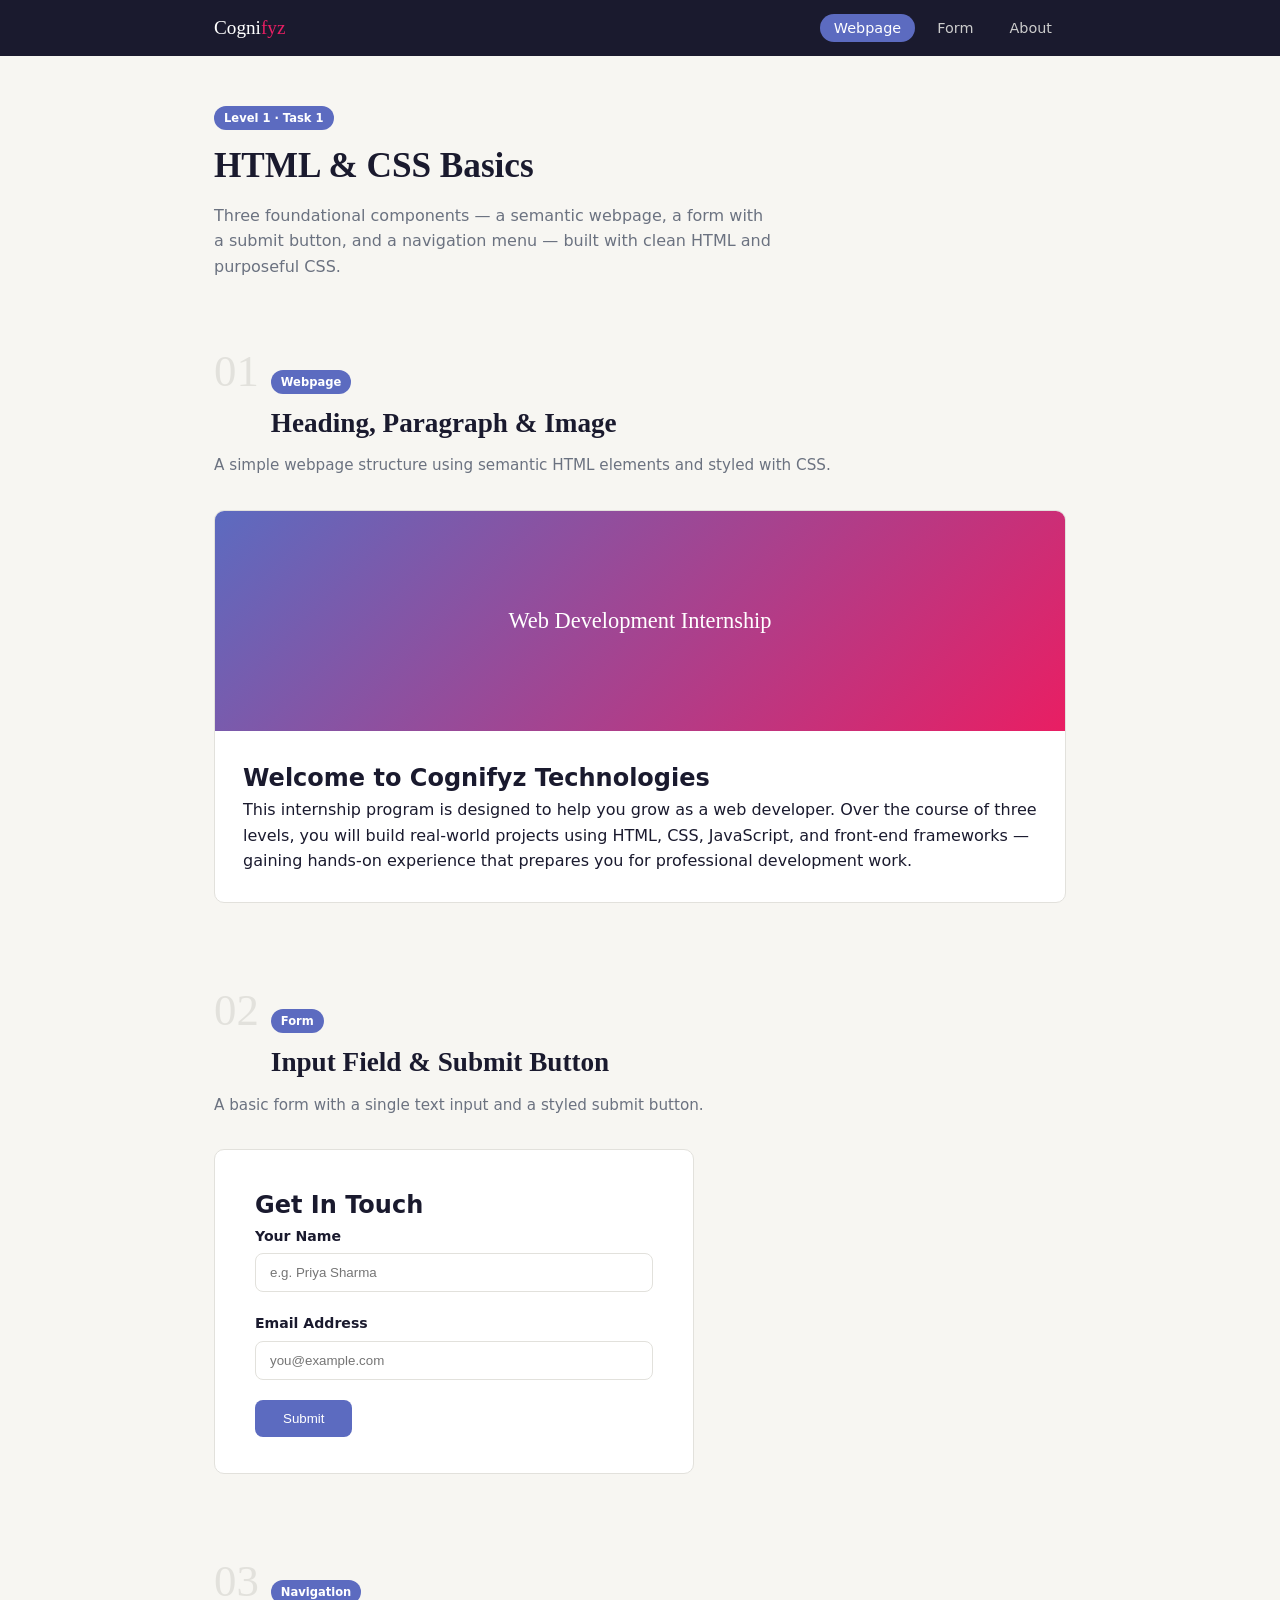
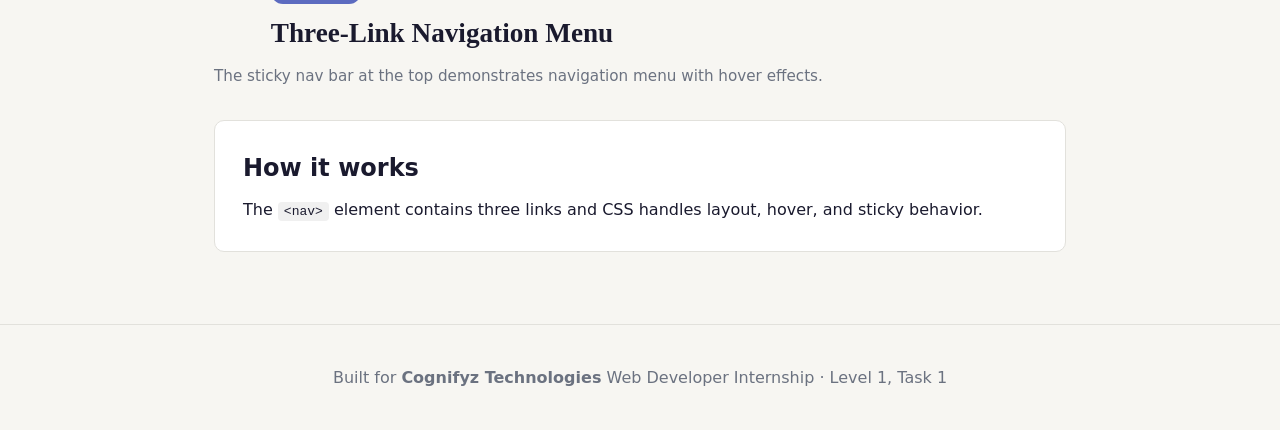
<file: cognifyz/Level1_Task1/index.html>
<!DOCTYPE html>
<html lang="en">
<head>
  <meta charset="UTF-8" />
  <meta name="viewport" content="width=device-width, initial-scale=1.0"/>
  <title>Level 1 – Task 1 | Cognifyz Web Dev Internship</title>

  <!-- External CSS -->
  <link rel="stylesheet" href="style.css">
</head>
<body>

  <!-- ① Navigation Menu (3 links) -->
  <nav aria-label="Main navigation">
    <div class="nav-inner">
      <span class="nav-logo">Cogni<span>fyz</span></span>
      <ul class="nav-links">
        <li><a href="#webpage" class="active">Webpage</a></li>
        <li><a href="#form">Form</a></li>
        <li><a href="#about">About</a></li>
      </ul>
    </div>
  </nav>

  <main class="page">

    <!-- Page intro -->
    <header style="margin-bottom:56px;">
      <span class="badge">Level 1 · Task 1</span>
      <h1 class="section-title" style="font-size:2.2rem;">HTML &amp; CSS Basics</h1>
      <p class="section-desc" style="font-size:1rem; max-width:560px;">
        Three foundational components — a semantic webpage, a form with a submit button,
        and a navigation menu — built with clean HTML and purposeful CSS.
      </p>
    </header>

    <!-- ② Simple Webpage -->
    <section id="webpage">
      <div class="task-row">
        <span class="task-num" aria-hidden="true">01</span>
        <div>
          <span class="badge">Webpage</span>
          <h2 class="section-title">Heading, Paragraph &amp; Image</h2>
        </div>
      </div>

      <p class="section-desc">A simple webpage structure using semantic HTML elements and styled with CSS.</p>

      <article class="card">
        <div class="card-img-placeholder" role="img" aria-label="Decorative gradient banner">
          Web Development Internship
        </div>

        <div class="card-body">
          <h2>Welcome to Cognifyz Technologies</h2>
          <p>
            This internship program is designed to help you grow as a web developer.
            Over the course of three levels, you will build real-world projects using
            HTML, CSS, JavaScript, and front-end frameworks — gaining hands-on experience
            that prepares you for professional development work.
          </p>
        </div>
      </article>
    </section>

    <!-- ③ Form -->
    <section id="form">
      <div class="task-row">
        <span class="task-num" aria-hidden="true">02</span>
        <div>
          <span class="badge">Form</span>
          <h2 class="section-title">Input Field &amp; Submit Button</h2>
        </div>
      </div>

      <p class="section-desc">A basic form with a single text input and a styled submit button.</p>

      <div class="form-card">
        <h2>Get In Touch</h2>

        <label for="name">Your Name</label>
        <input type="text" id="name" name="name" placeholder="e.g. Priya Sharma" />

        <label for="email">Email Address</label>
        <input type="email" id="email" name="email" placeholder="you@example.com" />

        <button type="submit" class="btn">Submit</button>
      </div>
    </section>

    <!-- ④ About / Navigation -->
    <section id="about">
      <div class="task-row">
        <span class="task-num" aria-hidden="true">03</span>
        <div>
          <span class="badge">Navigation</span>
          <h2 class="section-title">Three-Link Navigation Menu</h2>
        </div>
      </div>

      <p class="section-desc">
        The sticky nav bar at the top demonstrates navigation menu with hover effects.
      </p>

      <div class="card">
        <div class="card-body">
          <h2 style="margin-bottom:10px;">How it works</h2>
          <p>
            The <code style="background:#f0f0f0;padding:2px 6px;border-radius:4px;">&lt;nav&gt;</code>
            element contains three links and CSS handles layout, hover, and sticky behavior.
          </p>
        </div>
      </div>
    </section>

  </main>

  <footer>
    Built for <strong>Cognifyz Technologies</strong> Web Developer Internship · Level 1, Task 1
  </footer>

</body>
</html>
</file>
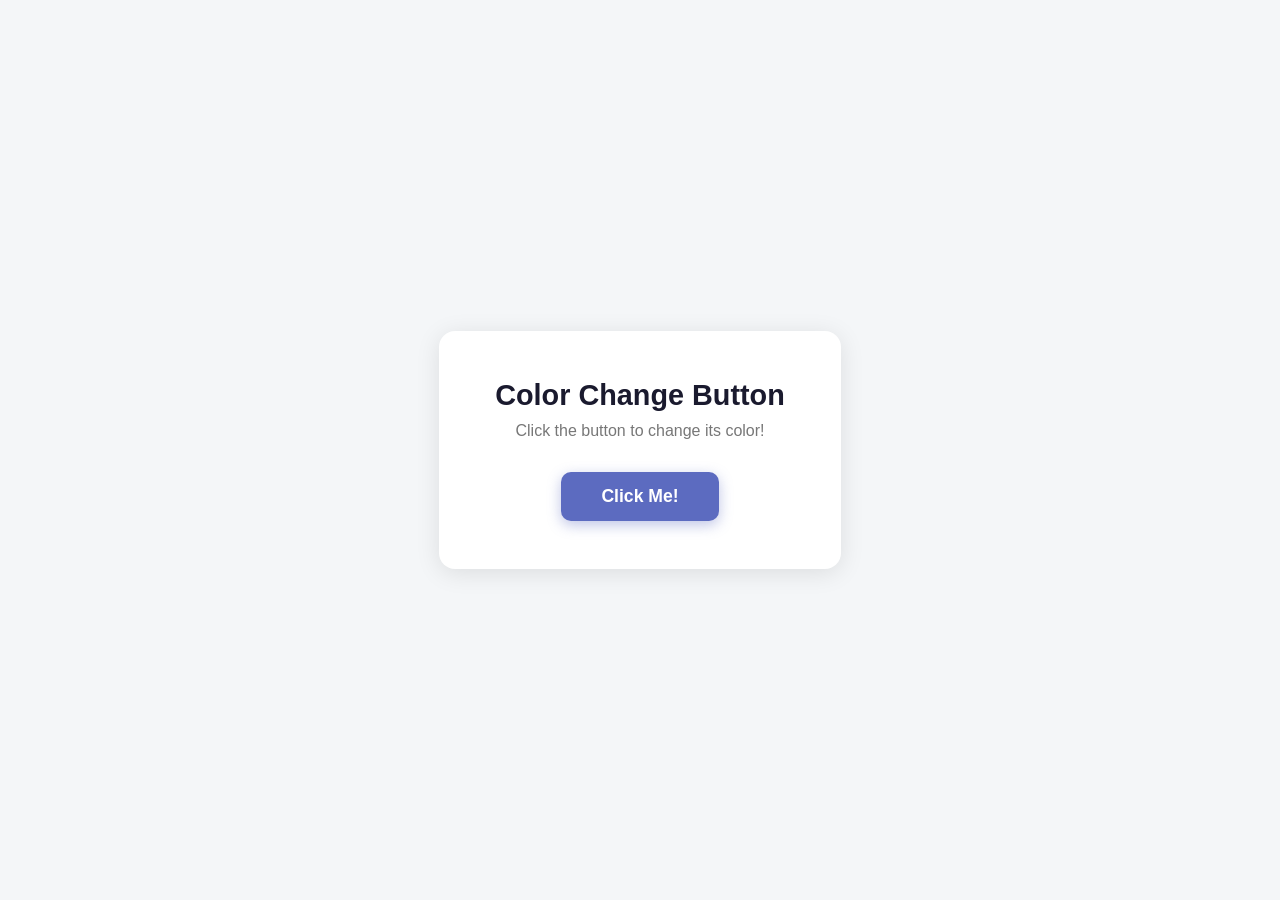
<file: cognifyz/Level1_Task1/Level1_Task2/button.html>
<!DOCTYPE html>
<html lang="en">
<head>
  <meta charset="UTF-8" />
  <meta name="viewport" content="width=device-width, initial-scale=1.0"/>
  <title>Color Change Button</title>
  <link rel="stylesheet" href="button.css" />
</head>
<body>

  <div class="container">
    <h1>Color Change Button</h1>
    <p>Click the button to change its color!</p>
    <button id="colorBtn">Click Me!</button>
  </div>

  <script src="button.js"></script>
</body>
</html>
</file>
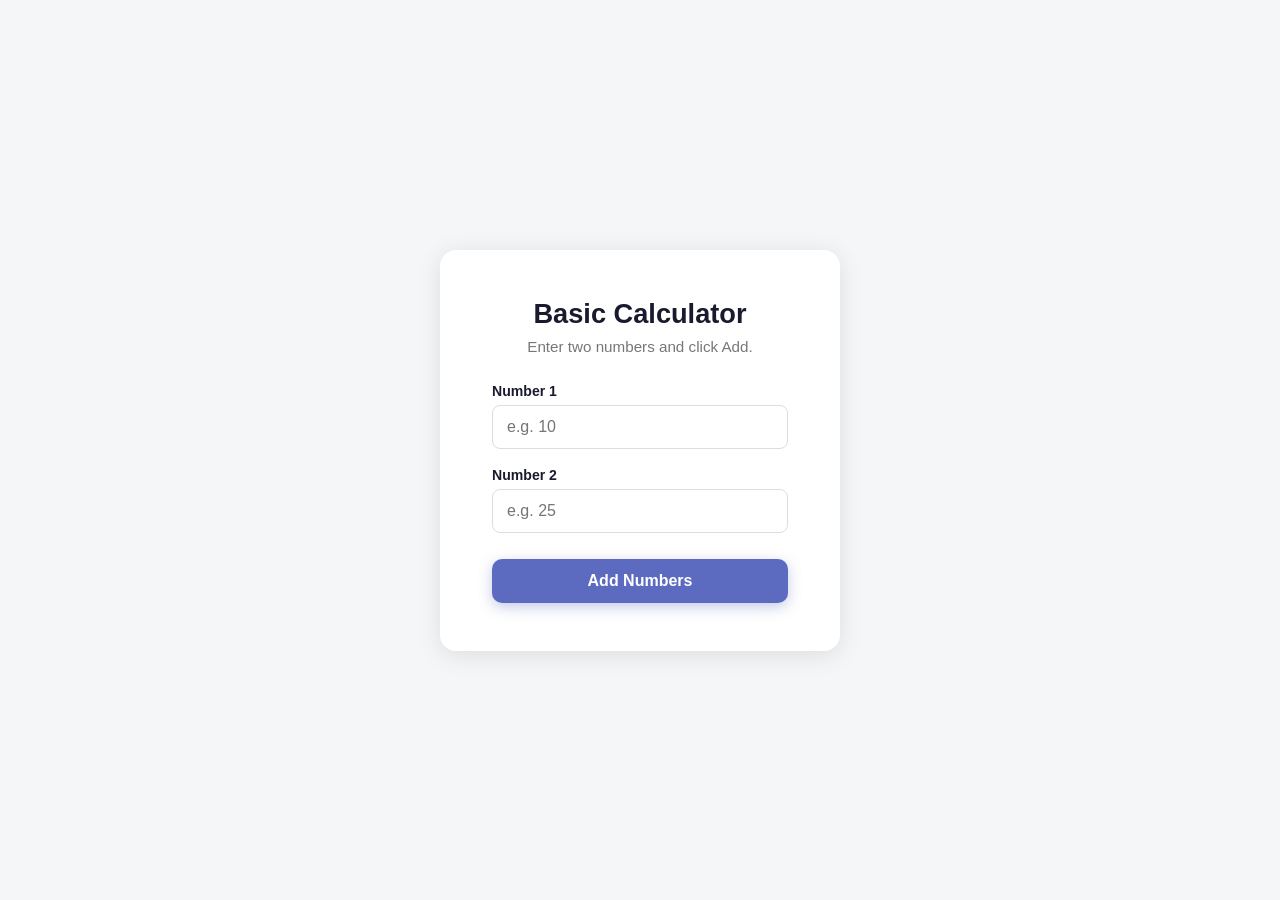
<file: cognifyz/Level1_Task1/Level1_Task2/calculator.html>
<!DOCTYPE html>
<html lang="en">
<head>
  <meta charset="UTF-8" />
  <meta name="viewport" content="width=device-width, initial-scale=1.0"/>
  <title>Basic Calculator</title>
  <link rel="stylesheet" href="calculator.css" />
</head>
<body>

  <div class="container">
    <h1>Basic Calculator</h1>
    <p>Enter two numbers and click Add.</p>

    <div class="input-group">
      <label for="num1">Number 1</label>
      <input type="number" id="num1" placeholder="e.g. 10" />
    </div>

    <div class="input-group">
      <label for="num2">Number 2</label>
      <input type="number" id="num2" placeholder="e.g. 25" />
    </div>

    <button id="addBtn">Add Numbers</button>

    <div id="result" class="result hidden"></div>
  </div>

  <script src="calculator.js"></script>
</body>
</html>
</file>
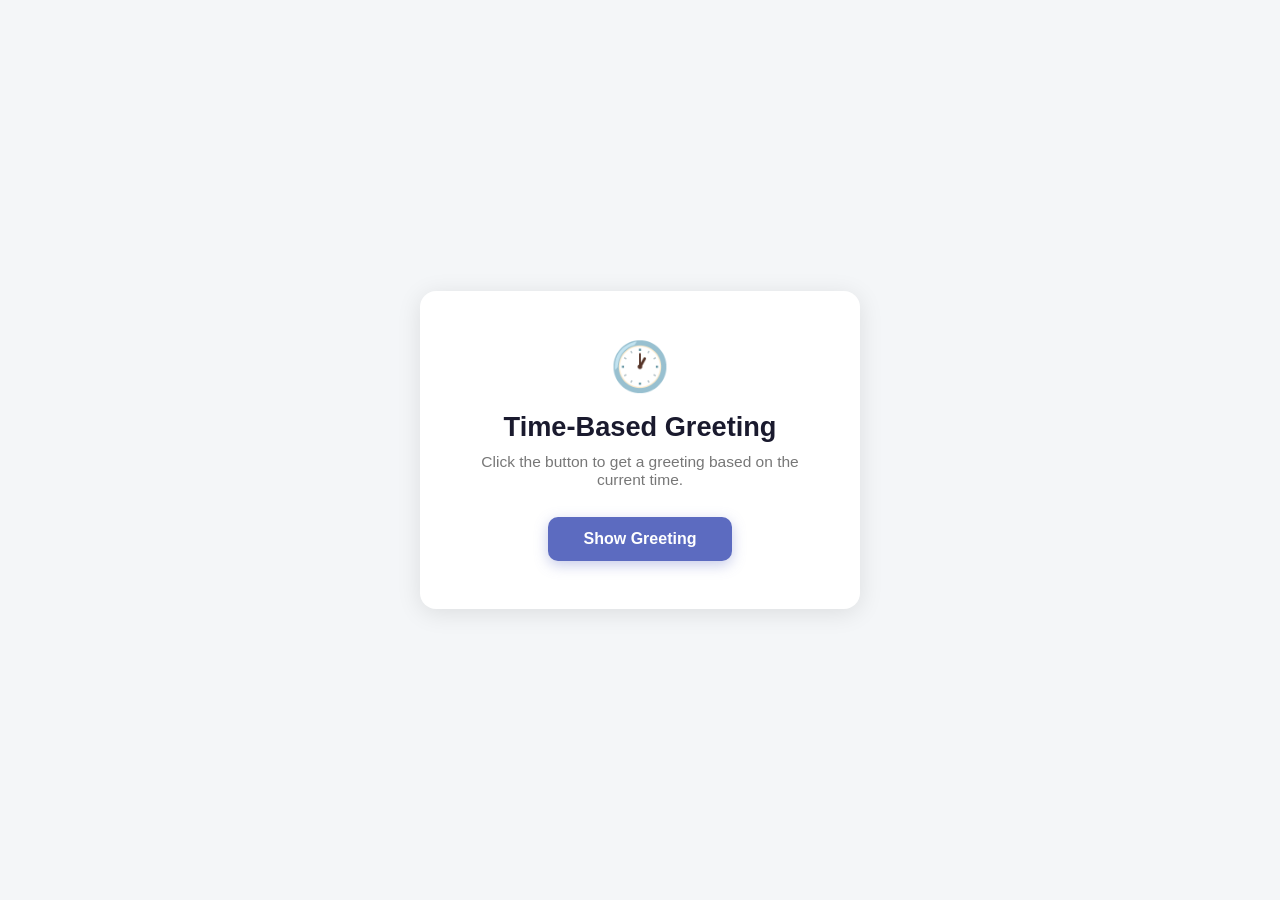
<file: cognifyz/Level1_Task1/Level1_Task2/greeting.html>
<!DOCTYPE html>
<html lang="en">
<head>
  <meta charset="UTF-8" />
  <meta name="viewport" content="width=device-width, initial-scale=1.0"/>
  <title>Greeting Alert</title>
  <link rel="stylesheet" href="greeting.css" />
</head>
<body>

  <div class="container">
    <div class="clock-icon">🕐</div>
    <h1>Time-Based Greeting</h1>
    <p>Click the button to get a greeting based on the current time.</p>
    <div id="greetingBox" class="greeting-box hidden"></div>
    <button id="greetBtn">Show Greeting</button>
  </div>

  <script src="greeting.js"></script>
</body>
</html>
</file>
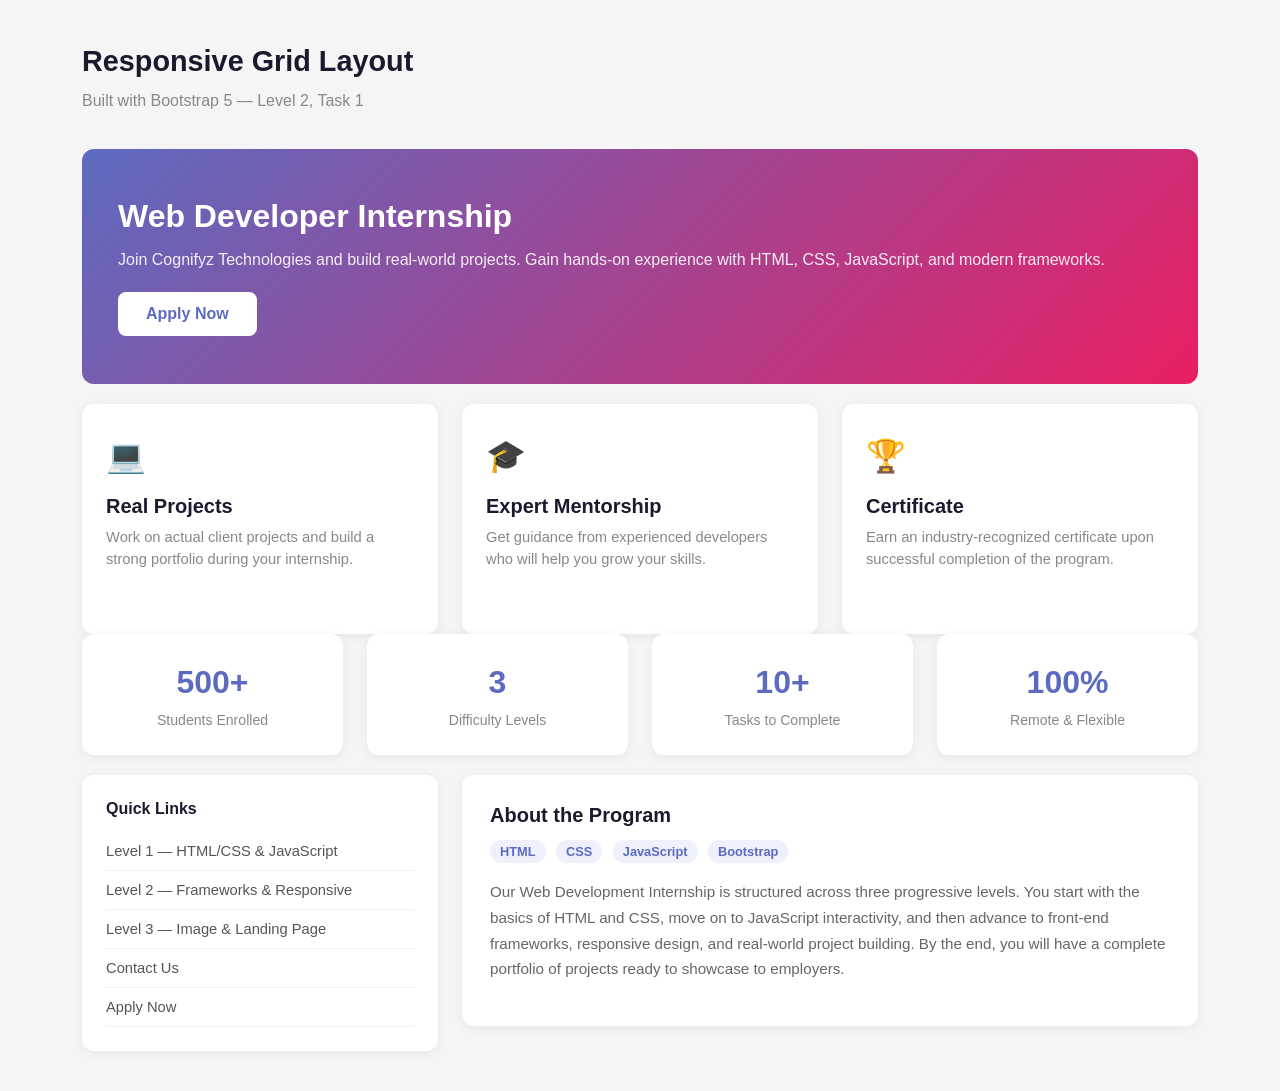
<file: cognifyz/Level1_Task1/Level1_Task2/Level-2-Task1/bootstrap_grid.html>
<!DOCTYPE html>
<html lang="en">
<head>
  <meta charset="UTF-8" />
  <meta name="viewport" content="width=device-width, initial-scale=1.0"/>
  <title>Bootstrap Grid Layout - Level 2 Task 1</title>
  <!-- Bootstrap CSS -->
  <link rel="stylesheet" href="https://cdn.jsdelivr.net/npm/bootstrap@5.3.2/dist/css/bootstrap.min.css" />
  <style>
    body {
      background: #f5f5f5;
      padding: 40px 20px;
      font-family: 'Segoe UI', sans-serif;
    }

    .section-title {
      font-size: 1.8rem;
      font-weight: 700;
      color: #1a1a2e;
      margin-bottom: 6px;
    }

    .section-sub {
      color: #888;
      margin-bottom: 36px;
    }

    /* Hero row */
    .hero-box {
      background: linear-gradient(135deg, #5c6bc0, #e91e63);
      border-radius: 12px;
      padding: 48px 36px;
      color: #fff;
      margin-bottom: 20px;
    }

    .hero-box h2 {
      font-size: 2rem;
      font-weight: 700;
      margin-bottom: 12px;
    }

    .hero-box p {
      font-size: 1rem;
      opacity: 0.9;
      margin-bottom: 20px;
    }

    .hero-box .btn-white {
      background: #fff;
      color: #5c6bc0;
      font-weight: 600;
      border: none;
      padding: 10px 28px;
      border-radius: 8px;
      cursor: pointer;
    }

    /* Feature boxes */
    .feature-box {
      background: #ffffff;
      border-radius: 12px;
      padding: 28px 24px;
      margin-bottom: 20px;
      height: 100%;
      box-shadow: 0 2px 12px rgba(0,0,0,0.06);
      transition: transform 0.2s;
    }

    .feature-box:hover {
      transform: translateY(-3px);
    }

    .feature-icon {
      font-size: 2rem;
      margin-bottom: 14px;
    }

    .feature-box h5 {
      font-weight: 700;
      color: #1a1a2e;
      margin-bottom: 8px;
    }

    .feature-box p {
      color: #888;
      font-size: 0.92rem;
    }

    /* Stats row */
    .stat-box {
      background: #ffffff;
      border-radius: 12px;
      padding: 24px;
      text-align: center;
      margin-bottom: 20px;
      box-shadow: 0 2px 12px rgba(0,0,0,0.06);
    }

    .stat-box .number {
      font-size: 2rem;
      font-weight: 700;
      color: #5c6bc0;
    }

    .stat-box .label {
      font-size: 0.88rem;
      color: #888;
      margin-top: 4px;
    }

    /* Sidebar + content row */
    .sidebar {
      background: #ffffff;
      border-radius: 12px;
      padding: 24px;
      box-shadow: 0 2px 12px rgba(0,0,0,0.06);
    }

    .sidebar h6 {
      font-weight: 700;
      color: #1a1a2e;
      margin-bottom: 14px;
    }

    .sidebar ul {
      list-style: none;
      padding: 0;
      margin: 0;
    }

    .sidebar ul li {
      padding: 8px 0;
      border-bottom: 1px solid #f0f0f0;
      font-size: 0.92rem;
      color: #555;
      cursor: pointer;
    }

    .sidebar ul li:hover {
      color: #5c6bc0;
    }

    .main-content {
      background: #ffffff;
      border-radius: 12px;
      padding: 28px;
      box-shadow: 0 2px 12px rgba(0,0,0,0.06);
    }

    .main-content h5 {
      font-weight: 700;
      color: #1a1a2e;
      margin-bottom: 12px;
    }

    .main-content p {
      color: #666;
      font-size: 0.95rem;
      line-height: 1.7;
    }

    .badge-custom {
      background: #eef0fb;
      color: #5c6bc0;
      font-size: 0.8rem;
      padding: 4px 10px;
      border-radius: 20px;
      font-weight: 600;
      margin-right: 6px;
    }
  </style>
</head>
<body>

  <div class="container-lg">
    <p class="section-title">Responsive Grid Layout</p>
    <p class="section-sub">Built with Bootstrap 5 — Level 2, Task 1</p>

    <!-- Row 1: Full-width Hero -->
    <div class="row">
      <div class="col-12">
        <div class="hero-box">
          <h2>Web Developer Internship</h2>
          <p>Join Cognifyz Technologies and build real-world projects. Gain hands-on experience with HTML, CSS, JavaScript, and modern frameworks.</p>
          <button class="btn-white">Apply Now</button>
        </div>
      </div>
    </div>

    <!-- Row 2: 3 Feature Boxes -->
    <div class="row">
      <div class="col-12 col-md-4">
        <div class="feature-box">
          <div class="feature-icon">💻</div>
          <h5>Real Projects</h5>
          <p>Work on actual client projects and build a strong portfolio during your internship.</p>
        </div>
      </div>
      <div class="col-12 col-md-4">
        <div class="feature-box">
          <div class="feature-icon">🎓</div>
          <h5>Expert Mentorship</h5>
          <p>Get guidance from experienced developers who will help you grow your skills.</p>
        </div>
      </div>
      <div class="col-12 col-md-4">
        <div class="feature-box">
          <div class="feature-icon">🏆</div>
          <h5>Certificate</h5>
          <p>Earn an industry-recognized certificate upon successful completion of the program.</p>
        </div>
      </div>
    </div>

    <!-- Row 3: 4 Stats -->
    <div class="row">
      <div class="col-6 col-md-3">
        <div class="stat-box">
          <div class="number">500+</div>
          <div class="label">Students Enrolled</div>
        </div>
      </div>
      <div class="col-6 col-md-3">
        <div class="stat-box">
          <div class="number">3</div>
          <div class="label">Difficulty Levels</div>
        </div>
      </div>
      <div class="col-6 col-md-3">
        <div class="stat-box">
          <div class="number">10+</div>
          <div class="label">Tasks to Complete</div>
        </div>
      </div>
      <div class="col-6 col-md-3">
        <div class="stat-box">
          <div class="number">100%</div>
          <div class="label">Remote & Flexible</div>
        </div>
      </div>
    </div>

    <!-- Row 4: Sidebar (4 cols) + Main Content (8 cols) -->
    <div class="row">
      <div class="col-12 col-md-4">
        <div class="sidebar">
          <h6>Quick Links</h6>
          <ul>
            <li>Level 1 — HTML/CSS & JavaScript</li>
            <li>Level 2 — Frameworks & Responsive</li>
            <li>Level 3 — Image & Landing Page</li>
            <li>Contact Us</li>
            <li>Apply Now</li>
          </ul>
        </div>
      </div>
      <div class="col-12 col-md-8 mt-3 mt-md-0">
        <div class="main-content">
          <h5>About the Program</h5>
          <div class="mb-3">
            <span class="badge-custom">HTML</span>
            <span class="badge-custom">CSS</span>
            <span class="badge-custom">JavaScript</span>
            <span class="badge-custom">Bootstrap</span>
          </div>
          <p>
            Our Web Development Internship is structured across three progressive levels.
            You start with the basics of HTML and CSS, move on to JavaScript interactivity,
            and then advance to front-end frameworks, responsive design, and real-world
            project building. By the end, you will have a complete portfolio of projects
            ready to showcase to employers.
          </p>
        </div>
      </div>
    </div>

  </div>

  <!-- Bootstrap JS -->
  <script src="https://cdn.jsdelivr.net/npm/bootstrap@5.3.2/dist/js/bootstrap.bundle.min.js"></script>
</body>
</html>
</file>
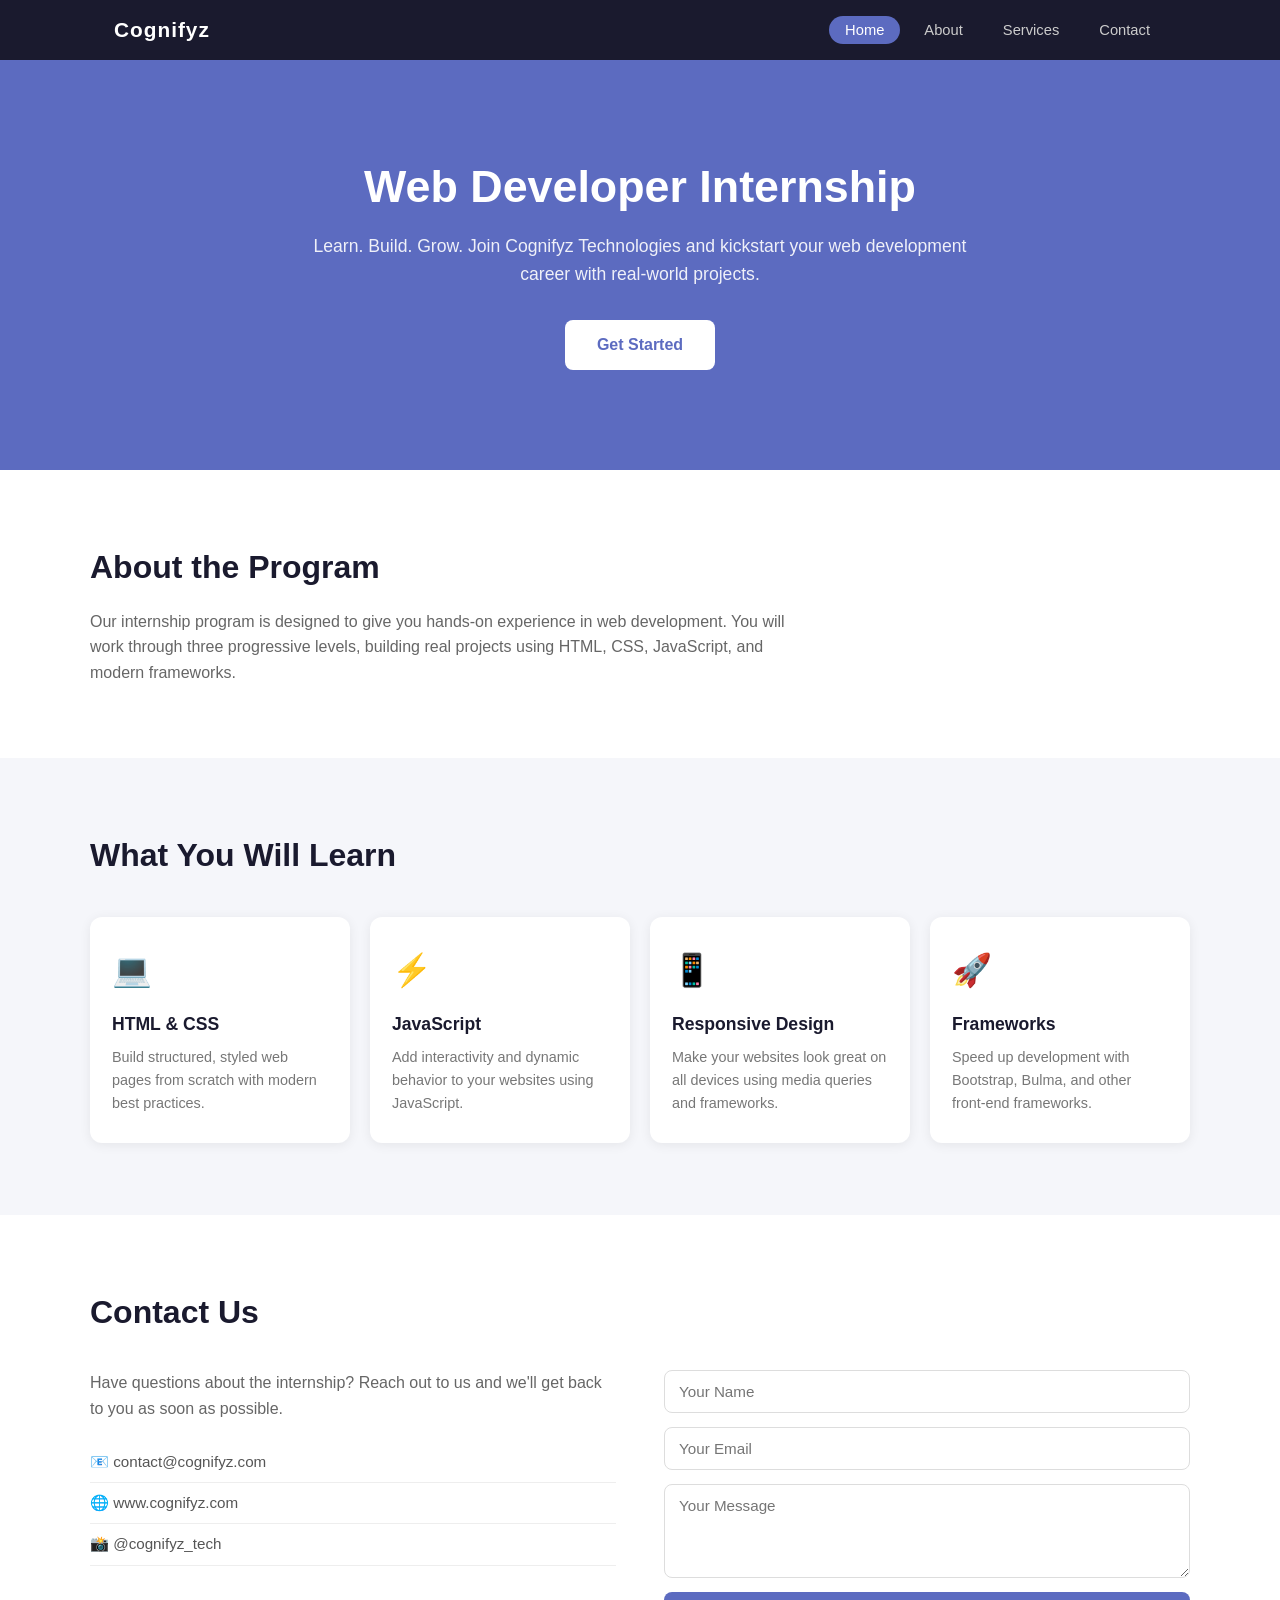
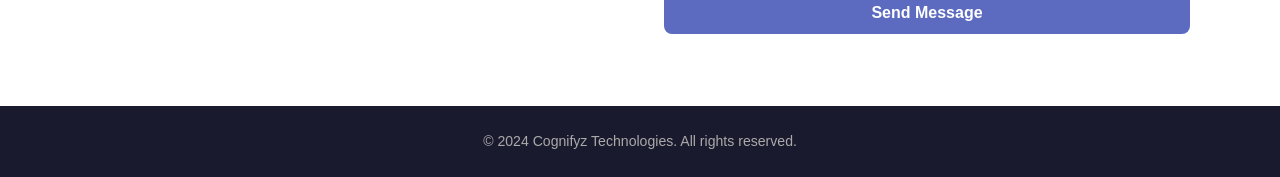
<file: cognifyz/Level1_Task1/Level1_Task2/Level-2-Task1/Level-2-Task2/responsive.html>
<!DOCTYPE html>
<html lang="en">
<head>
  <meta charset="UTF-8" />
  <meta name="viewport" content="width=device-width, initial-scale=1.0"/>
  <title>Responsive Design - Level 2 Task 2</title>
  <link rel="stylesheet" href="responsive.css" />
</head>
<body>

  <!-- Navigation -->
  <nav class="navbar">
    <div class="nav-inner">
      <span class="logo">Cognifyz</span>
      <button class="hamburger" id="hamburger" aria-label="Toggle menu">
        <span></span>
        <span></span>
        <span></span>
      </button>
      <ul class="nav-links" id="navLinks">
        <li><a href="#home" class="active">Home</a></li>
        <li><a href="#about">About</a></li>
        <li><a href="#services">Services</a></li>
        <li><a href="#contact">Contact</a></li>
      </ul>
    </div>
  </nav>

  <!-- Hero Section -->
  <section class="hero" id="home">
    <div class="hero-content">
      <h1>Web Developer Internship</h1>
      <p>Learn. Build. Grow. Join Cognifyz Technologies and kickstart your web development career with real-world projects.</p>
      <a href="#about" class="btn">Get Started</a>
    </div>
  </section>

  <!-- About Section -->
  <section class="section" id="about">
    <div class="container">
      <h2>About the Program</h2>
      <p>Our internship program is designed to give you hands-on experience in web development. You will work through three progressive levels, building real projects using HTML, CSS, JavaScript, and modern frameworks.</p>
    </div>
  </section>

  <!-- Services / Cards Section -->
  <section class="section bg-light" id="services">
    <div class="container">
      <h2>What You Will Learn</h2>
      <div class="card-grid">
        <div class="card">
          <div class="card-icon">💻</div>
          <h3>HTML & CSS</h3>
          <p>Build structured, styled web pages from scratch with modern best practices.</p>
        </div>
        <div class="card">
          <div class="card-icon">⚡</div>
          <h3>JavaScript</h3>
          <p>Add interactivity and dynamic behavior to your websites using JavaScript.</p>
        </div>
        <div class="card">
          <div class="card-icon">📱</div>
          <h3>Responsive Design</h3>
          <p>Make your websites look great on all devices using media queries and frameworks.</p>
        </div>
        <div class="card">
          <div class="card-icon">🚀</div>
          <h3>Frameworks</h3>
          <p>Speed up development with Bootstrap, Bulma, and other front-end frameworks.</p>
        </div>
      </div>
    </div>
  </section>

  <!-- Contact Section -->
  <section class="section" id="contact">
    <div class="container">
      <h2>Contact Us</h2>
      <div class="contact-grid">
        <div>
          <p>Have questions about the internship? Reach out to us and we'll get back to you as soon as possible.</p>
          <ul class="contact-list">
            <li>📧 contact@cognifyz.com</li>
            <li>🌐 www.cognifyz.com</li>
            <li>📸 @cognifyz_tech</li>
          </ul>
        </div>
        <form class="contact-form">
          <input type="text" placeholder="Your Name" />
          <input type="email" placeholder="Your Email" />
          <textarea placeholder="Your Message" rows="4"></textarea>
          <button type="submit">Send Message</button>
        </form>
      </div>
    </div>
  </section>

  <!-- Footer -->
  <footer>
    <p>&copy; 2024 Cognifyz Technologies. All rights reserved.</p>
  </footer>

  <script src="responsive.js"></script>
</body>
</html>
</file>
<file: cognifyz/Level1_Task1/style.css>
/* ── Design tokens ── */
:root {
  --bg: #F7F6F2;
  --surface: #FFFFFF;
  --ink: #1A1A2E;
  --muted: #6B7280;
  --accent: #5C6BC0;
  --accent2: #E91E63;
  --border: #E2E1DC;
  --radius: 10px;
  --font-head: 'Georgia', serif;
  --font-body: 'Segoe UI', system-ui, sans-serif;
}

/* ── Reset ── */
* {
  margin: 0;
  padding: 0;
  box-sizing: border-box;
}

body {
  font-family: var(--font-body);
  background: var(--bg);
  color: var(--ink);
  line-height: 1.6;
}

/* ── NAVIGATION ── */
nav {
  background: var(--ink);
  position: sticky;
  top: 0;
  z-index: 100;
}

.nav-inner {
  max-width: 900px;
  margin: auto;
  display: flex;
  align-items: center;
  justify-content: space-between;
  padding: 0 24px;
  height: 56px;
}

.nav-logo {
  color: #fff;
  font-family: var(--font-head);
  font-size: 1.2rem;
}

.nav-logo span {
  color: var(--accent2);
}

.nav-links {
  list-style: none;
  display: flex;
  gap: 8px;
}

.nav-links a {
  color: #ccc;
  text-decoration: none;
  padding: 6px 14px;
  border-radius: 20px;
  font-size: 0.9rem;
  transition: background 0.2s, color 0.2s;
}

.nav-links a:hover,
.nav-links a.active {
  background: var(--accent);
  color: #fff;
}

/* ── PAGE ── */
.page {
  max-width: 900px;
  margin: 48px auto;
  padding: 0 24px;
}

/* ── BADGE ── */
.badge {
  display: inline-block;
  background: var(--accent);
  color: #fff;
  font-size: 0.72rem;
  font-weight: 700;
  padding: 3px 10px;
  border-radius: 20px;
}

/* ── SECTION TEXT ── */
.section-title {
  font-family: var(--font-head);
  font-size: 1.7rem;
  margin: 8px 0;
}

.section-desc {
  color: var(--muted);
  font-size: 0.95rem;
  margin-bottom: 32px;
}

section {
  margin-bottom: 72px;
}

/* ── TASK ROW ── */
.task-row {
  display: flex;
  gap: 12px;
  align-items: baseline;
}

.task-num {
  font-size: 2.8rem;
  font-family: var(--font-head);
  color: var(--border);
}

/* ── CARD ── */
.card {
  background: var(--surface);
  border: 1px solid var(--border);
  border-radius: var(--radius);
  overflow: hidden;
}

.card-img-placeholder {
  height: 220px;
  background: linear-gradient(135deg, #5C6BC0, #E91E63);
  display: flex;
  justify-content: center;
  align-items: center;
  color: #fff;
  font-size: 1.4rem;
  font-family: var(--font-head);
}

.card-body {
  padding: 28px;
}

/* ── FORM ── */
.form-card {
  background: var(--surface);
  border: 1px solid var(--border);
  border-radius: var(--radius);
  padding: 36px 40px;
  max-width: 480px;
}

label {
  display: block;
  font-size: 0.88rem;
  margin-bottom: 6px;
  font-weight: 600;
}

input {
  width: 100%;
  padding: 11px 14px;
  border: 1.5px solid var(--border);
  border-radius: 8px;
  margin-bottom: 20px;
}

.btn {
  background: var(--accent);
  color: #fff;
  border: none;
  padding: 11px 28px;
  border-radius: 8px;
  cursor: pointer;
}

.btn:hover {
  background: #3f51b5;
}

/* ── FOOTER ── */
footer {
  text-align: center;
  padding: 40px 24px;
  color: var(--muted);
  border-top: 1px solid var(--border);
}
</file>
<file: cognifyz/Level1_Task1/Level1_Task2/button.css>
* {
  box-sizing: border-box;
  margin: 0;
  padding: 0;
}

body {
  font-family: 'Segoe UI', sans-serif;
  background: #f4f6f8;
  min-height: 100vh;
  display: flex;
  align-items: center;
  justify-content: center;
}

.container {
  background: #ffffff;
  padding: 48px 56px;
  border-radius: 16px;
  box-shadow: 0 4px 24px rgba(0,0,0,0.1);
  text-align: center;
}

h1 {
  font-size: 1.8rem;
  color: #1a1a2e;
  margin-bottom: 10px;
}

p {
  color: #777;
  margin-bottom: 32px;
  font-size: 1rem;
}

#colorBtn {
  padding: 14px 40px;
  font-size: 1.1rem;
  font-weight: 600;
  border: none;
  border-radius: 10px;
  cursor: pointer;
  background: #5c6bc0;
  color: #ffffff;
  transition: transform 0.1s, box-shadow 0.2s;
  box-shadow: 0 4px 14px rgba(92,107,192,0.4);
}

#colorBtn:active {
  transform: scale(0.96);
}
</file>
<file: cognifyz/Level1_Task1/Level1_Task2/calculator.css>
* {
  box-sizing: border-box;
  margin: 0;
  padding: 0;
}

body {
  font-family: 'Segoe UI', sans-serif;
  background: #f4f6f8;
  min-height: 100vh;
  display: flex;
  align-items: center;
  justify-content: center;
}

.container {
  background: #ffffff;
  padding: 48px 52px;
  border-radius: 16px;
  box-shadow: 0 4px 24px rgba(0,0,0,0.1);
  text-align: center;
  max-width: 400px;
  width: 100%;
}

h1 {
  font-size: 1.7rem;
  color: #1a1a2e;
  margin-bottom: 8px;
}

p {
  color: #777;
  margin-bottom: 28px;
  font-size: 0.95rem;
}

.input-group {
  text-align: left;
  margin-bottom: 18px;
}

label {
  display: block;
  font-size: 0.88rem;
  font-weight: 600;
  color: #1a1a2e;
  margin-bottom: 6px;
}

input[type="number"] {
  width: 100%;
  padding: 12px 14px;
  border: 1.5px solid #ddd;
  border-radius: 8px;
  font-size: 1rem;
  outline: none;
  transition: border-color 0.2s, box-shadow 0.2s;
}

input[type="number"]:focus {
  border-color: #5c6bc0;
  box-shadow: 0 0 0 3px rgba(92,107,192,0.15);
}

#addBtn {
  margin-top: 8px;
  width: 100%;
  padding: 13px;
  background: #5c6bc0;
  color: #ffffff;
  border: none;
  border-radius: 10px;
  font-size: 1rem;
  font-weight: 600;
  cursor: pointer;
  transition: background 0.2s, transform 0.1s;
  box-shadow: 0 4px 14px rgba(92,107,192,0.35);
}

#addBtn:hover  { background: #3f51b5; }
#addBtn:active { transform: scale(0.97); }

.result {
  margin-top: 24px;
  background: #eef0fb;
  border-left: 4px solid #5c6bc0;
  border-radius: 8px;
  padding: 16px 20px;
  font-size: 1.2rem;
  font-weight: 700;
  color: #1a1a2e;
  text-align: left;
}

.result.hidden {
  display: none;
}

.result.error {
  background: #fdecea;
  border-left-color: #f44336;
  color: #c62828;
}
</file>
<file: cognifyz/Level1_Task1/Level1_Task2/greeting.css>
* {
  box-sizing: border-box;
  margin: 0;
  padding: 0;
}

body {
  font-family: 'Segoe UI', sans-serif;
  background: #f4f6f8;
  min-height: 100vh;
  display: flex;
  align-items: center;
  justify-content: center;
}

.container {
  background: #ffffff;
  padding: 48px 56px;
  border-radius: 16px;
  box-shadow: 0 4px 24px rgba(0,0,0,0.1);
  text-align: center;
  max-width: 440px;
  width: 100%;
}

.clock-icon {
  font-size: 3rem;
  margin-bottom: 16px;
}

h1 {
  font-size: 1.7rem;
  color: #1a1a2e;
  margin-bottom: 10px;
}

p {
  color: #777;
  margin-bottom: 28px;
  font-size: 0.97rem;
}

.greeting-box {
  background: #eef0fb;
  border-left: 4px solid #5c6bc0;
  border-radius: 8px;
  padding: 16px 20px;
  margin-bottom: 24px;
  font-size: 1.1rem;
  font-weight: 600;
  color: #1a1a2e;
  text-align: left;
}

.greeting-box.hidden {
  display: none;
}

#greetBtn {
  padding: 13px 36px;
  font-size: 1rem;
  font-weight: 600;
  border: none;
  border-radius: 10px;
  cursor: pointer;
  background: #5c6bc0;
  color: #ffffff;
  transition: background 0.2s, transform 0.1s;
  box-shadow: 0 4px 14px rgba(92,107,192,0.35);
}

#greetBtn:hover  { background: #3f51b5; }
#greetBtn:active { transform: scale(0.96); }
</file>
<file: cognifyz/Level1_Task1/Level1_Task2/Level-2-Task1/Level-2-Task2/responsive.css>
/* ── Reset ── */
*, *::before, *::after {
  box-sizing: border-box;
  margin: 0;
  padding: 0;
}

body {
  font-family: 'Segoe UI', sans-serif;
  color: #1a1a2e;
  line-height: 1.6;
}

/* ── Navbar ── */
.navbar {
  background: #1a1a2e;
  position: sticky;
  top: 0;
  z-index: 1000;
}

.nav-inner {
  max-width: 1100px;
  margin: 0 auto;
  padding: 0 24px;
  height: 60px;
  display: flex;
  align-items: center;
  justify-content: space-between;
}

.logo {
  color: #fff;
  font-size: 1.3rem;
  font-weight: 700;
  letter-spacing: 1px;
}

.nav-links {
  list-style: none;
  display: flex;
  gap: 8px;
}

.nav-links a {
  color: #ccc;
  text-decoration: none;
  padding: 6px 16px;
  border-radius: 20px;
  font-size: 0.92rem;
  transition: background 0.2s, color 0.2s;
}

.nav-links a:hover,
.nav-links a.active {
  background: #5c6bc0;
  color: #fff;
}

/* ── Hamburger ── */
.hamburger {
  display: none;
  flex-direction: column;
  gap: 5px;
  background: none;
  border: none;
  cursor: pointer;
  padding: 4px;
}

.hamburger span {
  display: block;
  width: 24px;
  height: 2px;
  background: #fff;
  border-radius: 2px;
  transition: all 0.3s;
}

/* Hamburger open state */
.hamburger.open span:nth-child(1) {
  transform: translateY(7px) rotate(45deg);
}
.hamburger.open span:nth-child(2) {
  opacity: 0;
}
.hamburger.open span:nth-child(3) {
  transform: translateY(-7px) rotate(-45deg);
}

/* ── Hero ── */
.hero {
  background: #5c6bc0;
  color: #fff;
  padding: 100px 24px;
  text-align: center;
}

.hero-content {
  max-width: 700px;
  margin: 0 auto;
}

.hero h1 {
  font-size: 2.8rem;
  font-weight: 700;
  margin-bottom: 18px;
  line-height: 1.2;
}

.hero p {
  font-size: 1.1rem;
  opacity: 0.9;
  margin-bottom: 32px;
}

.btn {
  display: inline-block;
  background: #fff;
  color: #5c6bc0;
  padding: 12px 32px;
  border-radius: 8px;
  font-weight: 700;
  text-decoration: none;
  transition: background 0.2s, transform 0.1s;
}

.btn:hover {
  background: #eef0fb;
  transform: translateY(-2px);
}

/* ── Sections ── */
.section {
  padding: 72px 24px;
}

.bg-light {
  background: #f5f6fa;
}

.container {
  max-width: 1100px;
  margin: 0 auto;
}

.section h2 {
  font-size: 2rem;
  font-weight: 700;
  margin-bottom: 16px;
  color: #1a1a2e;
}

.section p {
  color: #666;
  font-size: 1rem;
  max-width: 700px;
}

/* ── Card Grid ── */
.card-grid {
  display: grid;
  grid-template-columns: repeat(4, 1fr);
  gap: 20px;
  margin-top: 36px;
}

.card {
  background: #fff;
  border-radius: 12px;
  padding: 28px 22px;
  box-shadow: 0 2px 12px rgba(0,0,0,0.07);
  transition: transform 0.2s;
}

.card:hover {
  transform: translateY(-4px);
}

.card-icon {
  font-size: 2rem;
  margin-bottom: 14px;
}

.card h3 {
  font-size: 1.1rem;
  font-weight: 700;
  margin-bottom: 8px;
  color: #1a1a2e;
}

.card p {
  font-size: 0.9rem;
  color: #777;
  max-width: 100%;
}

/* ── Contact Grid ── */
.contact-grid {
  display: grid;
  grid-template-columns: 1fr 1fr;
  gap: 48px;
  margin-top: 32px;
  align-items: start;
}

.contact-list {
  list-style: none;
  margin-top: 20px;
}

.contact-list li {
  padding: 8px 0;
  font-size: 0.95rem;
  color: #555;
  border-bottom: 1px solid #eee;
}

/* ── Contact Form ── */
.contact-form {
  display: flex;
  flex-direction: column;
  gap: 14px;
}

.contact-form input,
.contact-form textarea {
  padding: 12px 14px;
  border: 1.5px solid #ddd;
  border-radius: 8px;
  font-size: 0.95rem;
  font-family: inherit;
  outline: none;
  transition: border-color 0.2s;
}

.contact-form input:focus,
.contact-form textarea:focus {
  border-color: #5c6bc0;
}

.contact-form button {
  padding: 12px;
  background: #5c6bc0;
  color: #fff;
  border: none;
  border-radius: 8px;
  font-size: 1rem;
  font-weight: 600;
  cursor: pointer;
  transition: background 0.2s;
}

.contact-form button:hover {
  background: #3f51b5;
}

/* ── Footer ── */
footer {
  background: #1a1a2e;
  color: #aaa;
  text-align: center;
  padding: 24px;
  font-size: 0.88rem;
}

/* ════════════════════════════
   MEDIA QUERIES — RESPONSIVE
   ════════════════════════════ */

/* Tablet: max 900px */
@media (max-width: 900px) {
  .card-grid {
    grid-template-columns: repeat(2, 1fr);
  }

  .hero h1 {
    font-size: 2.2rem;
  }

  .contact-grid {
    grid-template-columns: 1fr;
    gap: 32px;
  }
}

/* Mobile: max 600px */
@media (max-width: 600px) {

  /* Hamburger visible, nav links hidden */
  .hamburger {
    display: flex;
  }

  .nav-links {
    display: none;
    flex-direction: column;
    gap: 0;
    position: absolute;
    top: 60px;
    left: 0;
    width: 100%;
    background: #1a1a2e;
    padding: 12px 0;
    z-index: 999;
  }

  .nav-links.open {
    display: flex;
  }

  .nav-links li {
    width: 100%;
  }

  .nav-links a {
    display: block;
    padding: 12px 24px;
    border-radius: 0;
    font-size: 1rem;
    border-bottom: 1px solid #2a2a3e;
  }

  /* Hero */
  .hero {
    padding: 64px 20px;
  }

  .hero h1 {
    font-size: 1.7rem;
  }

  .hero p {
    font-size: 0.97rem;
  }

  /* Cards: single column */
  .card-grid {
    grid-template-columns: 1fr;
  }

  /* Section padding smaller */
  .section {
    padding: 48px 20px;
  }

  .section h2 {
    font-size: 1.6rem;
  }
}
</file>
